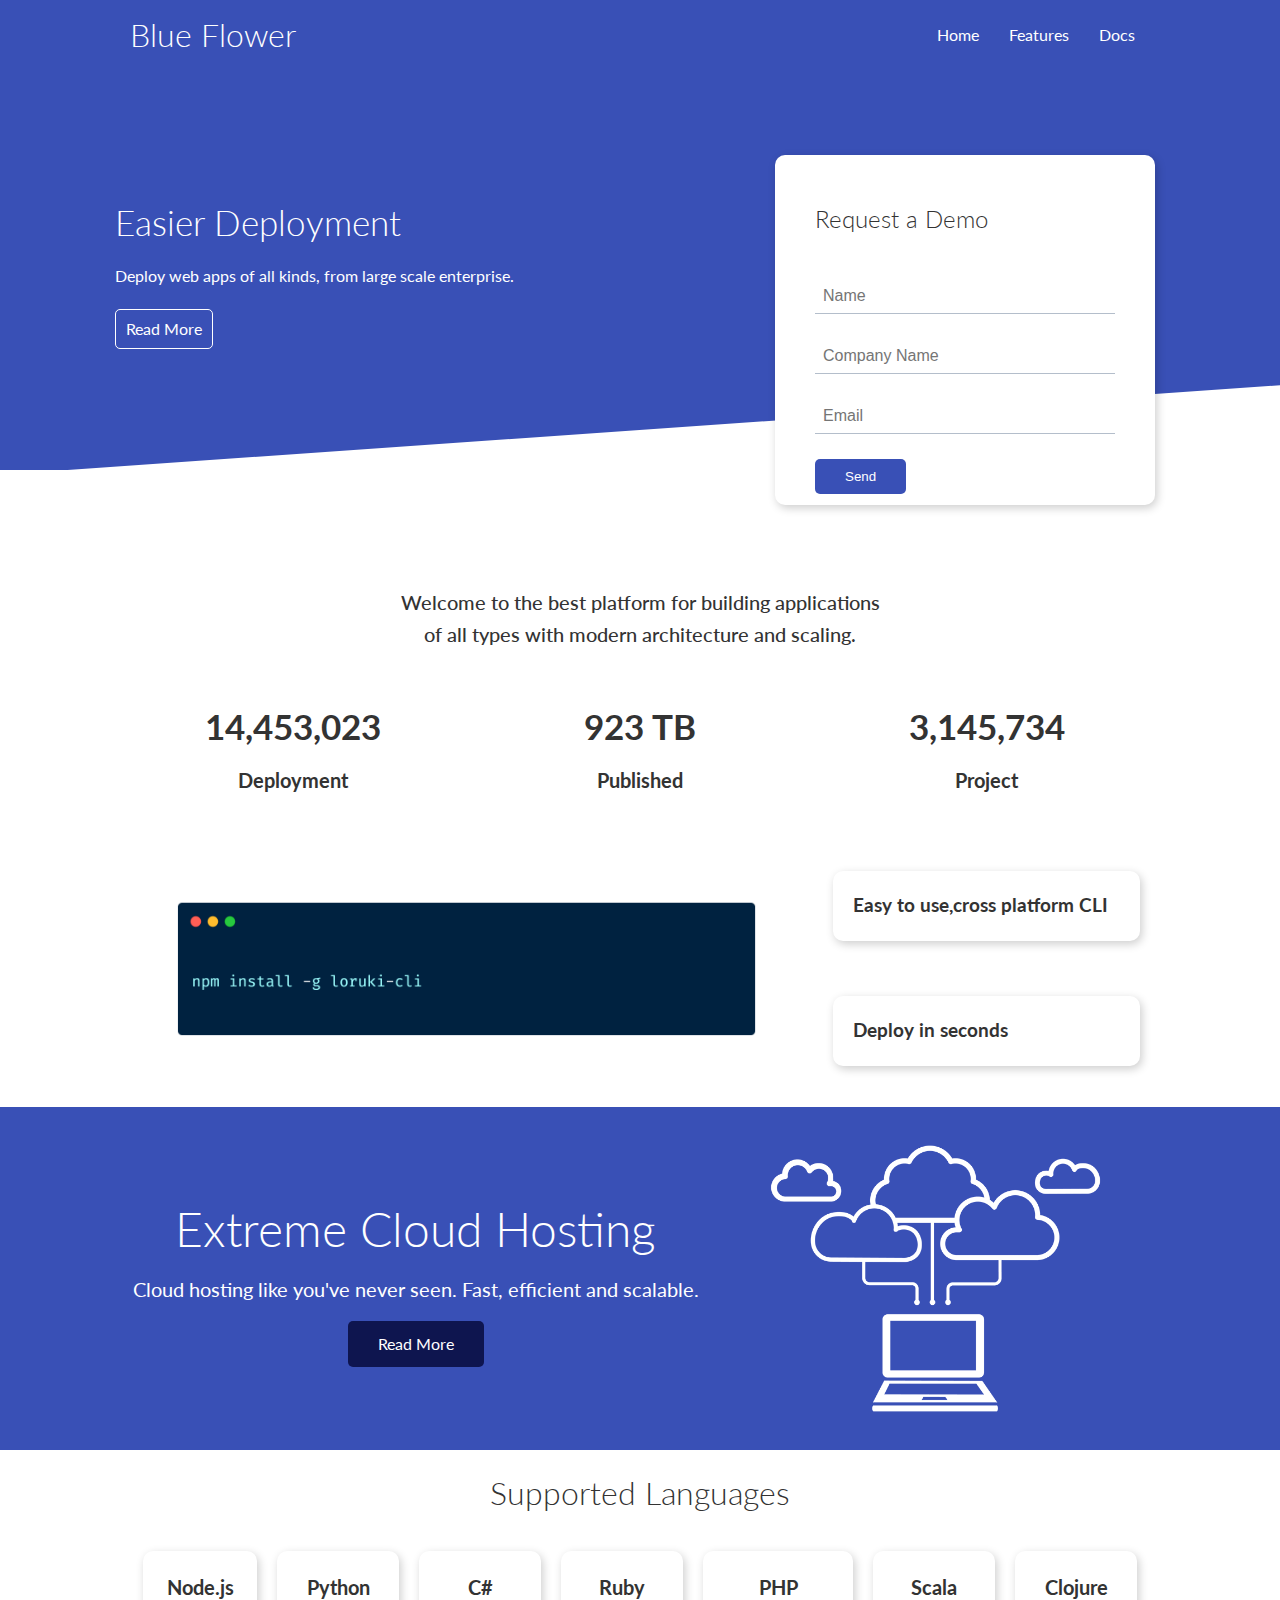
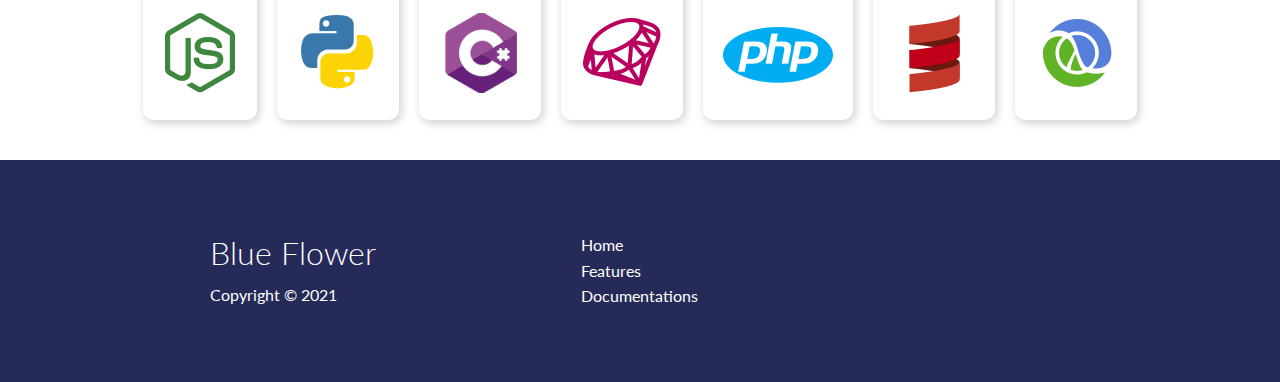
<file: index.html>
<!DOCTYPE html>
<html lang="en">
<head>
    <meta charset="UTF-8">
    <meta http-equiv="X-UA-Compatible" content="IE=edge">
    <meta name="viewport" content="width=device-width, initial-scale=1.0">
    <link rel="stylesheet" href="https://cdnjs.cloudflare.com/ajax/libs/font-awesome/5.15.3/css/all.min.css" 
    integrity="sha512-iBBXm8fW90+nuLcSKlbmrPcLa0OT92xO1BIsZ+ywDWZCvqsWgccV3gFoRBv0z+8dLJgyAHIhR35VZc2oM/gI1w==" 
    crossorigin="anonymous" />
    <link rel="stylesheet" href="css/utility.css">
    <link rel="stylesheet" href="css/style.css">
    <title>Blue FLower | Fake Cloud Hosting</title>
</head>
<body>
    <!-- Nav -->
    <div class="navbar">
        <div class="container flex">
            <h1>Blue Flower</h1>
            <nav>
                <ul>
                    <li><a href="index.html">Home</a></li>
                    <li><a href="feature.html">Features</a></li>
                    <li><a href="doc.html">Docs</a></li>
                </ul>
            </nav>    
            
        </div>
    </div>

    <!-- Showcase -->
    <section class="showcase">
        <div class="container grid">
            <div class="showcase-text">
                <h1>Easier Deployment</h1>
                <p>Deploy web apps of all kinds, from large scale
                    enterprise.
                </p>
                <a href="feature.html" class="btn btn-outline">Read More</a>
            </div>

            <div class="showcase-form card">
                <h2>Request a Demo</h2>
                <form name="contact" method="POST" netlify-honeypot="bot-field" data-netlify="true">
                    <input type="hidden" name="form-name" value="contact">
                    <p class="hidden">
                        <label>Don’t fill this out if you’re human: <input name="bot-field" /></label>
                    </p>
                    <div class="form-control">
                        <input type="text" name="name" placeholder="Name" required>
                    </div>
                    <div class="form-control">
                        <input type="text" name="company" placeholder="Company Name" required>
                    </div>
                    <div class="form-control">
                        <input type="email" name="email" placeholder="Email" required>
                    </div>
                    <input type="submit" value="Send" class="btn btn-primary">
                </form>
            </div>
        </div>
    </section>

    <!-- Stats -->
    <section class="stats">
        <div class="container">
            <h3 class="stats-heading text-center my-1">
                <!-- text-center,my-1是为了减少css中定义太多样式
                my-1指margin-Y轴上第一个元素（这个up主的想法很新奇，受教）-->
                Welcome to the best platform for building applications of all types
                with modern architecture and scaling.
            </h3>
            <div class="grid grid-3 text-center my-4">
                <div>
                    <i class="fas fa-server fa-3x"></i>
                    <!-- 使用font awsome的i标签，fa-xxx指示icon的内容，fa-[2x\3x……]使icon大小增大 -->
                    <h3>14,453,023</h3>
                    <p class="text-secondary">Deployment</p>
                </div>
                <div>
                    <i class="fas fa-upload fa-3x"></i>
                    <h3>923 TB</h3>
                    <p class="text-secondary">Published</p>
                </div>
                <div>
                    <i class="fas fa-project-diagram fa-3x"></i>
                    <h3>3,145,734</h3>
                    <p class="text-secondary">Project</p>
                </div>
            </div>
        </div>
    </section>

    <!-- CLI -->
    <section class="cli">
        <div class="container grid">
            <img src="images/cli.png" alt="cli">
            <div class="card">
                <h3>Easy to use,cross platform CLI</h3>
            </div>
            <div class="card">
                <h3>Deploy in seconds</h3>
            </div>
        </div>
    </section>

    <!-- Cloud -->
    <section class="cloud bg-primary my-2 py-2">
        <div class="container grid">
            <div class="text-center">
                <h2 class="lg">Extreme Cloud Hosting</h2>
                <p class="lead my-1">Cloud hosting like you've never seen.
                    Fast, efficient and scalable.
                </p>
                <a href="feature.html" class="btn btn-dark">Read More</a>
            </div>
            <img src="images/cloud.png" alt="Cloud">
        </div>
    </section>

    <!-- Languages -->
    <section class="language">
        <h2 class="md text-center my-2">
            Supported Languages
        </h2>
        <div class="container flex">
            <div class="card">
                <h4>Node.js</h4>
                <img src="images/logos/node.png" alt="node.js">
            </div>
            <div class="card">
                <h4>Python</h4>
                <img src="images/logos/python.png" alt="Python">
            </div>
            <div class="card">
                <h4>C#</h4>
                <img src="images/logos/csharp.png" alt="C#">
            </div>
            <div class="card">
                <h4>Ruby</h4>
                <img src="images/logos/ruby.png" alt="Ruby">
            </div>
            <div class="card">
                <h4>PHP</h4>
                <img src="images/logos/php.png" alt="PHP">
            </div>
            <div class="card">
                <h4>Scala</h4>
                <img src="images/logos/scala.png" alt="Scala">
            </div>
            <div class="card">
                <h4>Clojure</h4>
                <img src="images/logos/clojure.png" alt="Clojure">
            </div>
        </div>
    </section>

    <!-- Footer -->
    <footer class="footer bg-dark py-5">
        <div class="container grid grid-3">
            <div>
                <h1>Blue Flower</h1>
                <p>Copyright &copy; 2021</p>
            </div>
            <nav>
                <ul>
                    <li><a href="index.html">Home</a></li>
                    <li><a href="feature.html">Features</a></li>
                    <li><a href="doc.html">Documentations</a></li>
                </ul>
            </nav>
            <div class="socail">
                <a href="#"><i class="fab fa-github fa-2x"></i></a>
                <a href="#"><i class="fab fa-twitter fa-2x"></i></a>
                <a href="#"><i class="fab fa-instagram fa-2x"></i></a>
            </div>   
        </div>
    </footer>
</body>
</html>
</file>
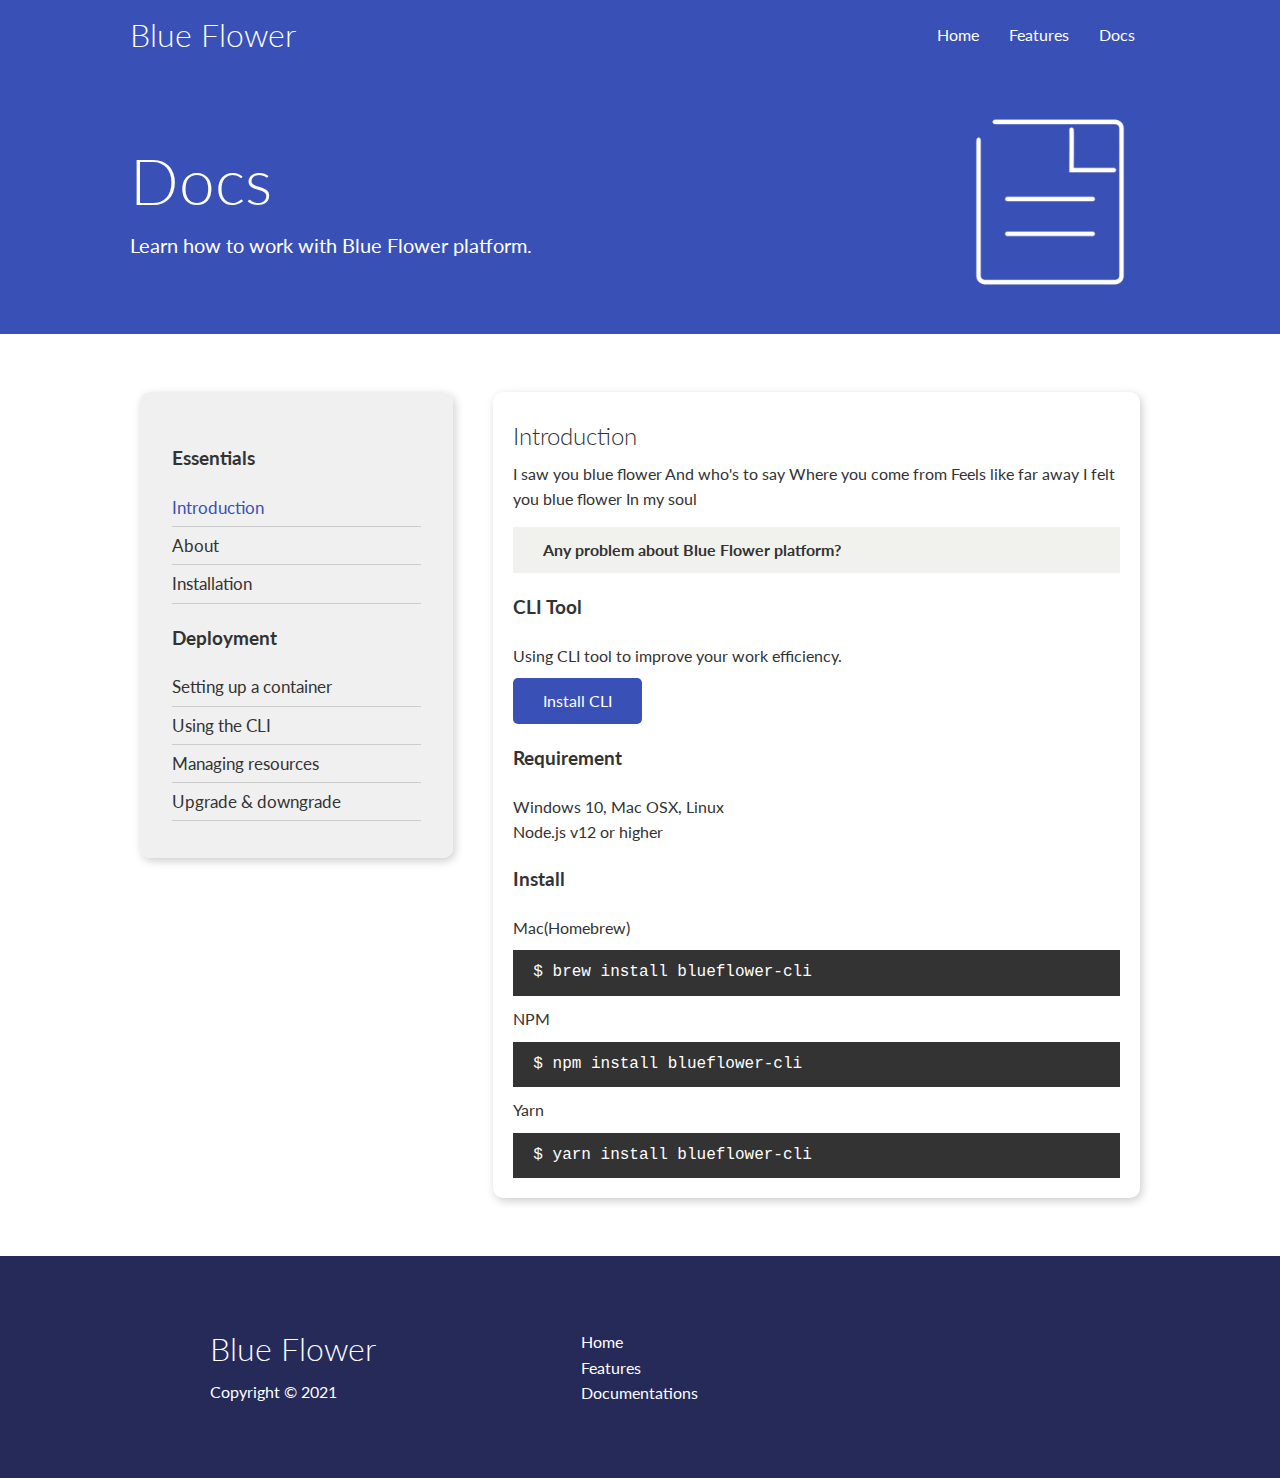
<file: doc.html>
<!DOCTYPE html>
<html lang="en">
<head>
    <meta charset="UTF-8">
    <meta http-equiv="X-UA-Compatible" content="IE=edge">
    <meta name="viewport" content="width=device-width, initial-scale=1.0">
    <link rel="stylesheet" href="https://cdnjs.cloudflare.com/ajax/libs/font-awesome/5.15.3/css/all.min.css" 
    integrity="sha512-iBBXm8fW90+nuLcSKlbmrPcLa0OT92xO1BIsZ+ywDWZCvqsWgccV3gFoRBv0z+8dLJgyAHIhR35VZc2oM/gI1w==" 
    crossorigin="anonymous" />
    <link rel="stylesheet" href="css/utility.css">
    <link rel="stylesheet" href="css/style.css">
    <title>Blue FLower | Fake Cloud Hosting</title>
</head>
<body>
    <!-- Nav -->
    <div class="navbar">
        <div class="container flex">
            <h1>Blue Flower</h1>
            <nav>
                <ul>
                    <li><a href="index.html">Home</a></li>
                    <li><a href="feature.html">Features</a></li>
                    <li><a href="doc.html">Docs</a></li>
                </ul>
            </nav>    
            
        </div>
    </div>

    <!-- Head -->
    <section class="doc-head bg-primary py-3">
        <div class="container grid">
            <div>
                <h1 class="xl">Docs</h1>
                <p class="lead">
                    Learn how to work with Blue Flower platform.
                </p>
            </div>
            <img src="images/docs.png"  alt="doc">
        </div>
    </section>

    <!-- Doc main -->
    <section class="doc-main my-4">
        <div class="container grid">
            <div class="card bg-light p-3">
                <h3 class="my-2">Essentials</h3>
                <nav>
                    <ul>
                        <li><a class="text-primary" href="#">Introduction</a></li>
                        <li><a href="#">About</a></li>
                        <li><a href="#">Installation</a></li>
                    </ul>
                </nav>
                
                <h3 class="my-2">Deployment</h3>
                <nav>
                    <ul>
                        <li><a href="#">Setting up a container</a></li>
                        <li><a href="#">Using the CLI</a></li>
                        <li><a href="#">Managing resources</a></li>
                        <li><a href="#">Upgrade & downgrade</a></li>
                    </ul>
                </nav>
            </div>
            <div class="card">
                <h2>Introduction</h2>
                <p>
                    I saw you blue flower
                    And who's to say
                    Where you come from
                    Feels like far away
                    I felt you blue flower
                    In my soul
                </p>
                <div class="alert alert-success">
                    <i class="fas fa-info"></i>
                    Any problem about Blue Flower platform?
                </div>

                <h3>CLI Tool</h3>
                <p>
                    Using CLI tool to improve your work efficiency.
                </p>
                <a href="#" class="btn btn-primary">Install CLI</a>

                <h3>Requirement</h3>
                <ul>
                    <li>Windows 10, Mac OSX, Linux</li>
                    <li>Node.js v12 or higher</li>
                </ul>

                <h3>Install</h3>
                <p>Mac(Homebrew)</p>
                <pre><code>$ brew install blueflower-cli</code></pre>
                <p>NPM</p>
                <pre><code>$ npm install blueflower-cli</code></pre>
                <p>Yarn</p>
                <pre><code>$ yarn install blueflower-cli</code></pre>
            </div>
        </div>
    </section>


    <!-- Footer -->
    <footer class="footer bg-dark py-5">
        <div class="container grid grid-3">
            <div>
                <h1>Blue Flower</h1>
                <p>Copyright &copy; 2021</p>
            </div>
            <nav>
                <ul>
                    <li><a href="index.html">Home</a></li>
                    <li><a href="feature.html">Features</a></li>
                    <li><a href="doc.html">Documentations</a></li>
                </ul>
            </nav>
            <div class="socail">
                <a href="#"><i class="fab fa-github fa-2x"></i></a>
                <a href="#"><i class="fab fa-twitter fa-2x"></i></a>
                <a href="#"><i class="fab fa-instagram fa-2x"></i></a>
            </div>   
        </div>
    </footer>
</body>
</html>
</file>
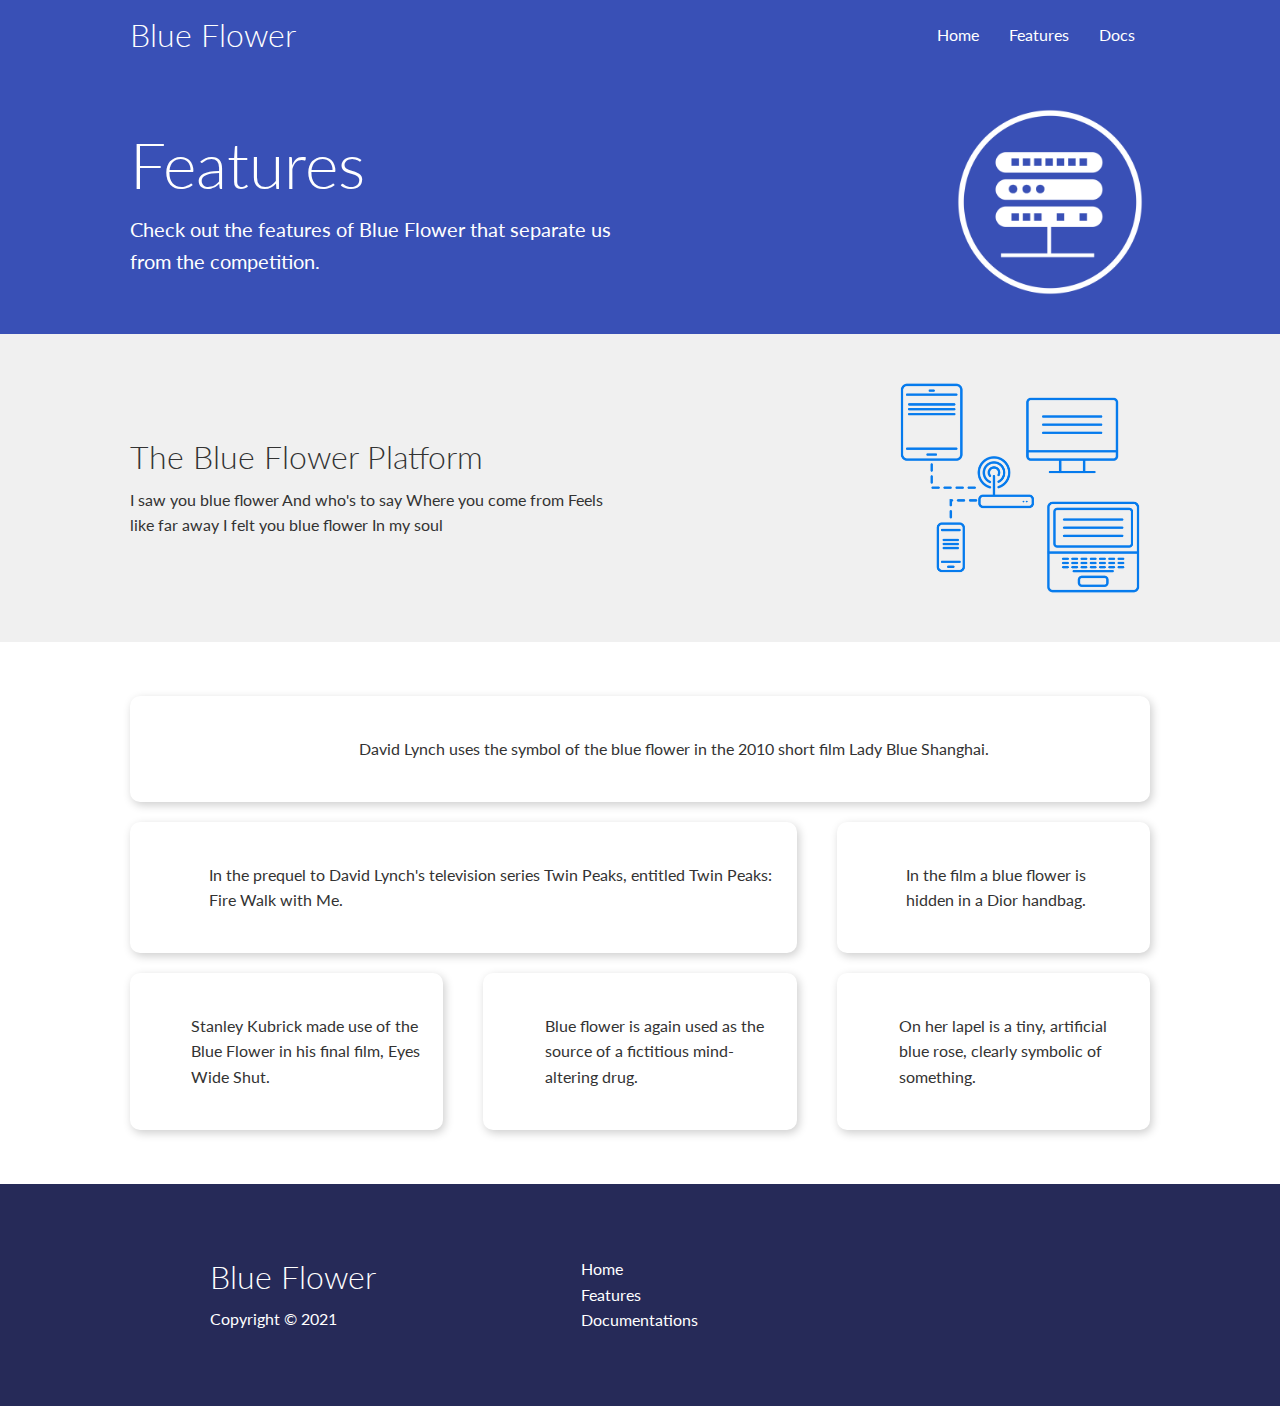
<file: feature.html>
<!DOCTYPE html>
<html lang="en">
<head>
    <meta charset="UTF-8">
    <meta http-equiv="X-UA-Compatible" content="IE=edge">
    <meta name="viewport" content="width=device-width, initial-scale=1.0">
    <link rel="stylesheet" href="https://cdnjs.cloudflare.com/ajax/libs/font-awesome/5.15.3/css/all.min.css" 
    integrity="sha512-iBBXm8fW90+nuLcSKlbmrPcLa0OT92xO1BIsZ+ywDWZCvqsWgccV3gFoRBv0z+8dLJgyAHIhR35VZc2oM/gI1w==" 
    crossorigin="anonymous" />
    <link rel="stylesheet" href="css/utility.css">
    <link rel="stylesheet" href="css/style.css">
    <title>Blue FLower | Fake Cloud Hosting</title>
</head>
<body>
    <!-- Nav -->
    <div class="navbar">
        <div class="container flex">
            <h1>Blue Flower</h1>
            <nav>
                <ul>
                    <li><a href="index.html">Home</a></li>
                    <li><a href="feature.html">Features</a></li>
                    <li><a href="doc.html">Docs</a></li>
                </ul>
            </nav>    
            
        </div>
    </div>

    <!-- Head -->
    <section class="feature-head bg-primary py-3">
        <div class="container grid">
            <div>
                <h1 class="xl">Features</h1>
                <p class="lead">
                    Check out the features of Blue Flower 
                    that separate us from the competition.
                </p>
            </div>
            <img src="images/server.png"  alt="feature sever">
        </div>
    </section>

    <!--Sub Head  -->
    <section class="feature-sub-head bg-light py-2">
        <div class="container grid">
            <div>
                <h1 class="md">The Blue Flower Platform</h1>
                <p>
                    I saw you blue flower
                    And who's to say
                    Where you come from
                    Feels like far away
                    I felt you blue flower
                    In my soul
                </p>
            </div>
            <img src="images/server2.png"  alt="feature sever2">
        </div>
    </section>

    <!-- main -->
    <section class="feature-main my-2">
        <div class="container grid grid-3">
            <div class="card flex">
                <i class="fas fa-server fa-3x"></i>
                <p>
                    David Lynch uses the symbol of the blue flower 
                    in the 2010 short film Lady Blue Shanghai.
                </p>
            </div>
            <div class="card flex">
                <i class="fas fa-laptop-code fa-3x"></i>
                <p>
                    In the prequel to David Lynch's television series Twin Peaks, entitled Twin Peaks: Fire Walk with Me.
            </div>
            <div class="card flex">
                <i class="fas fa-project-diagram fa-3x"></i>
                <p>
                    In the film a blue flower is hidden in a Dior handbag.
                </p>
            </div>
            <div class="card flex">
                <i class="fas fa-power-off fa-3x"></i>
                <p>
                    Stanley Kubrick made use of the Blue Flower in his final film, Eyes Wide Shut. 
                </p>
            </div>
            <div class="card flex">
                <i class="fas fa-upload fa-3x"></i>
                <p>
                    Blue flower is again used as the source of a fictitious mind-altering drug.
                </p>
            </div>
            <div class="card flex">
                <i class="fas fa-database fa-3x"></i>
                <p>
                    On her lapel is a tiny, artificial blue rose, clearly symbolic of something.
                </p>
            </div>
        </div>
    </section>

    <!-- Footer -->
    <footer class="footer bg-dark py-5">
        <div class="container grid grid-3">
            <div>
                <h1>Blue Flower</h1>
                <p>Copyright &copy; 2021</p>
            </div>
            <nav>
                <ul>
                    <li><a href="index.html">Home</a></li>
                    <li><a href="feature.html">Features</a></li>
                    <li><a href="doc.html">Documentations</a></li>
                </ul>
            </nav>
            <div class="socail">
                <a href="#"><i class="fab fa-github fa-2x"></i></a>
                <a href="#"><i class="fab fa-twitter fa-2x"></i></a>
                <a href="#"><i class="fab fa-instagram fa-2x"></i></a>
            </div>   
        </div>
    </footer>
</body>
</html>
</file>
<file: css/utility.css>
/* Utilities */
.container {
    max-width: 1100px;
    margin: 0 auto;
    overflow: auto;
    padding: 0 40px;
}

.flex {
    display: flex;
    justify-content: center;
    align-items: center;
    height: 100%;
}

.grid {
    display: grid;
    grid-template-columns: repeat(2,1fr);
    justify-content: center;
    gap: 20px;
    align-items: center;
    height: 100%;
}

.grid-3 {
    grid-template-columns: repeat(3,1fr);
}


.card {
    background-color: #fff;
    color: #333;
    border-radius: 10px;
    -webkit-border-radius: 10px;
    -moz-border-radius: 10px;
    -ms-border-radius: 10px;
    -o-border-radius: 10px;
    box-shadow: 2px 3px 10px rgba(0, 0, 0, 0.2);
    padding: 20px;
    margin: 10px;
}

.btn {
    display: inline-block;
    padding: 10px 30px;
    cursor: pointer;
    background-color: var(--primary-color);
    color: white;
    border: none;
    border-radius: 5px;
    -webkit-border-radius: 5px;
    -moz-border-radius: 5px;
    -ms-border-radius: 5px;
    -o-border-radius: 5px;
}

.btn:hover {
    transform: scale(0.98);
    -webkit-transform: scale(0.98);
    -moz-transform: scale(0.98);
    -ms-transform: scale(0.98);
    -o-transform: scale(0.98);
}

.btn-outline {
    border: 1px solid white;
    background-color: transparent;
}


/* Background & colored buttons */
.bg-primary, .btn-primary {
    background-color: var(--primary-color);
    color: #fff;
}

.bg-dark, .btn-dark {
    background-color:rgba(8, 13, 65, 0.877);
    color: #fff;
}

.bg-dark {
    background-color: rgba(8, 13, 65, 0.877);
    color: #fff;
}

.bg-light {
    background-color: rgba(240, 240, 240, 0.973);
}

.bg-primary a, 
.btn-primary a,
.btn-dark a,
.bg-dark a {
    color: #fff;
}

/* Text colors */
.text-primary {
    color: var(--primary-color);
}

.text-dark {
    color:rgba(8, 13, 65, 0.877);
}

.text-light {
    color: rgba(240, 240, 240, 0.973);
}

/* Text sizes */

.sm {
    font-size: 1rem;
}

.md {
    font-size: 2rem;
}

.lg {
    font-size: 3rem;
}

.xl {
    font-size: 4rem;
}

.lead {
    font-size: 20px;
}

.text-center {
    text-align: center;
}

/* margin */
/* utility文件添加重复性通用样式，此处设置不同元素class下的margin值 */
.my-1 {
    margin:1rem 0;
}

.my-2 {
    margin:1.5rem 0;
}

.my-3 {
    margin:2rem 0;
}

.my-4 {
    margin:3rem 0;
}

.my-5 {
    margin:4rem 0;
}

.m-1 {
    margin:1rem;
}

.m-2 {
    margin:1.5rem;
}

.m-3 {
    margin:2rem;
}

.m-4 {
    margin:3rem;
}

.m-5 {
    margin:4rem;
}

/* padding */
.py-1 {
    padding:1rem 0;
}

.py-2 {
    padding:1.5rem 0;
}

.py-3 {
    padding:2rem 0;
}

.py-4 {
    padding:3rem 0;
}

.py-5 {
    padding:4rem 0;
}

.p-1 {
    padding:1rem;
}

.p-2 {
    padding:1.5rem;
}

.p-3 {
    padding:2rem;
}

.p-4 {
    padding:3rem;
}

.p-5 {
    padding:4rem;
}

/* Alert */
.alert {
    background-color: rgb(241, 241, 237);
    padding: 10px 20px;
    font-weight: bold;
    margin: 15px 0;
}

.alert i {
    margin-right: 10px;
}

/* .alert-success {
    background-color: #5cb85c;
} */
</file>
<file: css/style.css>
@import url('https://fonts.googleapis.com/css2?family=Lato:wght@300&display=swap');

:root {
    --primary-color: rgb(57, 80, 182);
}

* {
    box-sizing: border-box;
    padding: 0;
    margin: 0;
}
 /* basic style */
body {
    font-family:'Lato',sans-serif;
    font-size: 16px;
    color: #333;
    line-height: 1.6;
}

ul {
    list-style-type: none;
}

a {
    text-decoration: none;
    color: #333;
}

h1, h2 {
    font-weight: 300;
    line-height: 1.2;
    margin: 10px 0;
}

p {
    margin: 10px 0;
}

img {
    width: 100%;
}

code, pre {
    background-color: #333;
    color: #fff;
    padding: 10px;
}

.hidden {
    visibility: hidden;
    height: 0;
}
/* Navbar */
.navbar {
    background-color: var(--primary-color);
    color: white;
    height: 70px;
}

.navbar .flex {
    justify-content: space-between;
}

.navbar ul {
    display: flex;
}

.navbar a {
    color: white;
    padding: 10px;
    margin: 0 5px;
}

.navbar a:hover {
    border-bottom: 2px solid rgb(218, 230, 247);
}

/* Showcase */
.showcase {
    height: 400px;
    background-color: var(--primary-color);
    position: relative;
    color: white;
}

.showcase h1 {
    font-size: 35px
}

.showcase p {
    margin: 20px 0;
}

.showcase a {
    font-size: 16px;
}

.showcase .grid {
    grid-template-columns: 55% 45%;
    gap: 30px;
    overflow: visible;
}

.showcase-text {
    animation: slideInFromLeft 1s ease;
    -webkit-animation: slideInFromLeft 1s ease;
}

/*在grid区域下使注册表靠到右边*/
.showcase-form {
    position: relative;
    top: 60px;
    height: 350px;
    width: 380px;
    padding: 40px;
    z-index: 100;
    justify-self: flex-end;
    animation: slideInFromRight 1s ease;
    -webkit-animation: slideInFromRight 1s ease;
}

.showcase-form .form-control {
    margin: 25px 0;
}

.showcase-form input[type='text'], 
.showcase-form input[type='email'] {
    width: 100%;
    border: 0;
    border-bottom: 1px solid #b4becb;
    padding: 8px;
    font-size: 16px;
}

.showcase-form input:focus {
    outline: none;
}

.showcase .btn-outline {
    padding: 6px 10px;
}

.showcase::after{
    content: '';
    position: absolute;
    height: 100px;
    background-color: rgb(255, 255, 255);
    bottom: -60px;
    right: 0;
    left:0;
    transform: skewY(-4deg);
    -webkit-transform: skewY(-4deg);
    -moz-transform: skewY(-4deg);
    -ms-transform: skewY(-4deg);
    -o-transform: skewY(-4deg);
}


/* Stats */
.stats {
    margin-top: 100px;
    animation: slideInFromBottom 1s ease;
    -webkit-animation: slideInFromBottom 1s ease;
}

.stats-heading {
    max-width: 500px;
    margin:1rem auto;
    font-size: 20px;
    font-weight: 500;
}

.stats .grid h3 {
    font-size: 35px;
}

.stats .grid p {
    font-size: 20px;
    font-weight: bold;
}

/* CLI */

.cli .grid {
    grid-template-columns: repeat(3, 1fr);
    grid-template-rows: repeat(2, 1fr);
}
.cli .grid > *:first-child {
    grid-column: 1 / 3;
    grid-row: 1 / 3;
}

/* Cloud */
.cloud .grid {
    grid-template-columns:4fr 3fr;
}

/* Language */ 
.language .flex {
    flex-wrap: wrap;
}

.language .card {
    text-align: center;
    margin: 15px 10px 40px;
    transition: transform 0.2s ease-in;
    -webkit-transition: transform 0.2s ease-in;
    -moz-transition: transform 0.2s ease-in;
    -ms-transition: transform 0.2s ease-in;
    -o-transition: transform 0.2s ease-in;
}

.language h4 {
    font-size: 20px;
    margin-bottom: 10px;
}

.language .card:hover {
    transform: translateY(-15px);
    -webkit-transform: translateY(-15px);
    -moz-transform: translateY(-15px);
    -ms-transform: translateY(-15px);
    -o-transform: translateY(-15px);
}

/* Feature page*/
.feature-head img {
    width: 200px;
    justify-self: flex-end;
}

.feature-sub-head img {
    width: 260px;
    justify-self: flex-end;
}

.feature-main .card > i {
    margin-right: 20px;
    width: 48px;
}

.feature-main .grid {
    padding: 30px;
}

.feature-main .grid > *:first-child {
    grid-column: 1 / 4;
}

.feature-main .grid > *:nth-child(2) {
    grid-column: 1 / 3;
}

.feature-main .grid > *:first-child {
    grid-column: 1 / 4;
}

/* Doc page */
.doc-head img {
    width: 200px;
    justify-self: flex-end;
}

.doc-main h3 {
    margin: 20px 0;
}

.doc-main .grid {
    grid-template-columns: 1fr 2fr;
    align-items: flex-start;
}

.doc-main nav li {
    font-size: 17px;
    padding-bottom: 5px;
    margin-bottom: 5px;
    border-bottom: 1px solid #ccc;
}

.doc-main a:hover:not(.btn) {
    font-weight: bold;
}

/* Footer */
.footer .socail a {
    margin: 0 10px;
}

.footer .grid {
    justify-items: center;
}

/* Animations */
@keyframes slideInFromLeft {
    0% {
        transform: translateX(-100%);
        -webkit-transform: translateX(-100%);
        -moz-transform: translateX(-100%);
        -ms-transform: translateX(-100%);
        -o-transform: translateX(-100%);
    }

    100% {
        transform: translateX(0);
        -webkit-transform: translateX(0);
        -moz-transform: translateX(0);
        -ms-transform: translateX(0);
        -o-transform: translateX(0);
    }
}
@keyframes slideInFromRight {
    0% {
        transform: translateX(100%);
        -webkit-transform: translateX(100%);
        -moz-transform: translateX(100%);
        -ms-transform: translateX(100%);
        -o-transform: translateX(100%);
}

    100% {
        transform: translateX(0);
        -webkit-transform: translateX(0);
        -moz-transform: translateX(0);
        -ms-transform: translateX(0);
        -o-transform: translateX(0);
    }
}
@keyframes slideInFromTop {
    0% {
        transform: translateY(-100%);
        -webkit-transform: translateY(-100%);
        -moz-transform: translateY(-100%);
        -ms-transform: translateY(-100%);
        -o-transform: translateY(-100%);
}

    100% {
        transform: translateY(0);
        -webkit-transform: translateY(0);
        -moz-transform: translateY(0);
        -ms-transform: translateY(0);
        -o-transform: translateY(0);
}
}
@keyframes slideInFromBottom {
    0% {
        transform: translateY(100%);
        -webkit-transform: translateY(100%);
        -moz-transform: translateY(100%);
        -ms-transform: translateY(100%);
        -o-transform: translateY(100%);
}

    100% {
        transform: translateY(0);
        -webkit-transform: translateY(0);
        -moz-transform: translateY(0);
        -ms-transform: translateY(0);
        -o-transform: translateY(0);
}
}


/* 响应式布局 */
/*tablet and under*/

@media(max-width: 768px){
    .grid,
    .showcase .grid,
    .stats .grid,
    .cli .grid,
    .cloud .grid,
    .feature-main .grid,
    .doc-main .grid {
        grid-template-columns: 1fr;
        grid-template-rows: 1fr;
    }

    .showcase {
        height: auto;
    }

    .showcase-text {
        text-align: center;
        margin-top: 40px;
        animation: slideInFromTop 1s ease;
        -webkit-animation: slideInFromTop 1s ease;
}

    .showcase-form {
        justify-self: center;
        margin: auto;
        animation: slideInFromBottom 1s ease;
        -webkit-animation: slideInFromBottom 1s ease;
}

    .cli .grid > *:first-child {
        grid-column: 1;
        grid-row: 1;
    }

    .cli .card {
        text-align: center;
    }

    .footer .grid {
        justify-items: left;
    }

    .feature-head,
    .feature-sub-head,
    .doc-head {
        text-align: center;
    }

    .feature-head img,
    .feature-sub-head img,
    .doc-head img {
        justify-self: center;
    }

    .feature-main .grid >*:first-child,
    .feature-main .grid >*:nth-child(2) {
        grid-column: 1;
    }

    .feature-main .flex {
        justify-content:flex-start ;
    }
    
}

/* mobile */
@media(max-width: 501px){
    .navbar {
        height: 110px;
    }

    .navbar .flex {
        flex-direction: column;
    }

    .navbar ul {
        padding: 10px;
        background-color: rgba(0,0,0,0.1);
    }
}
</file>
